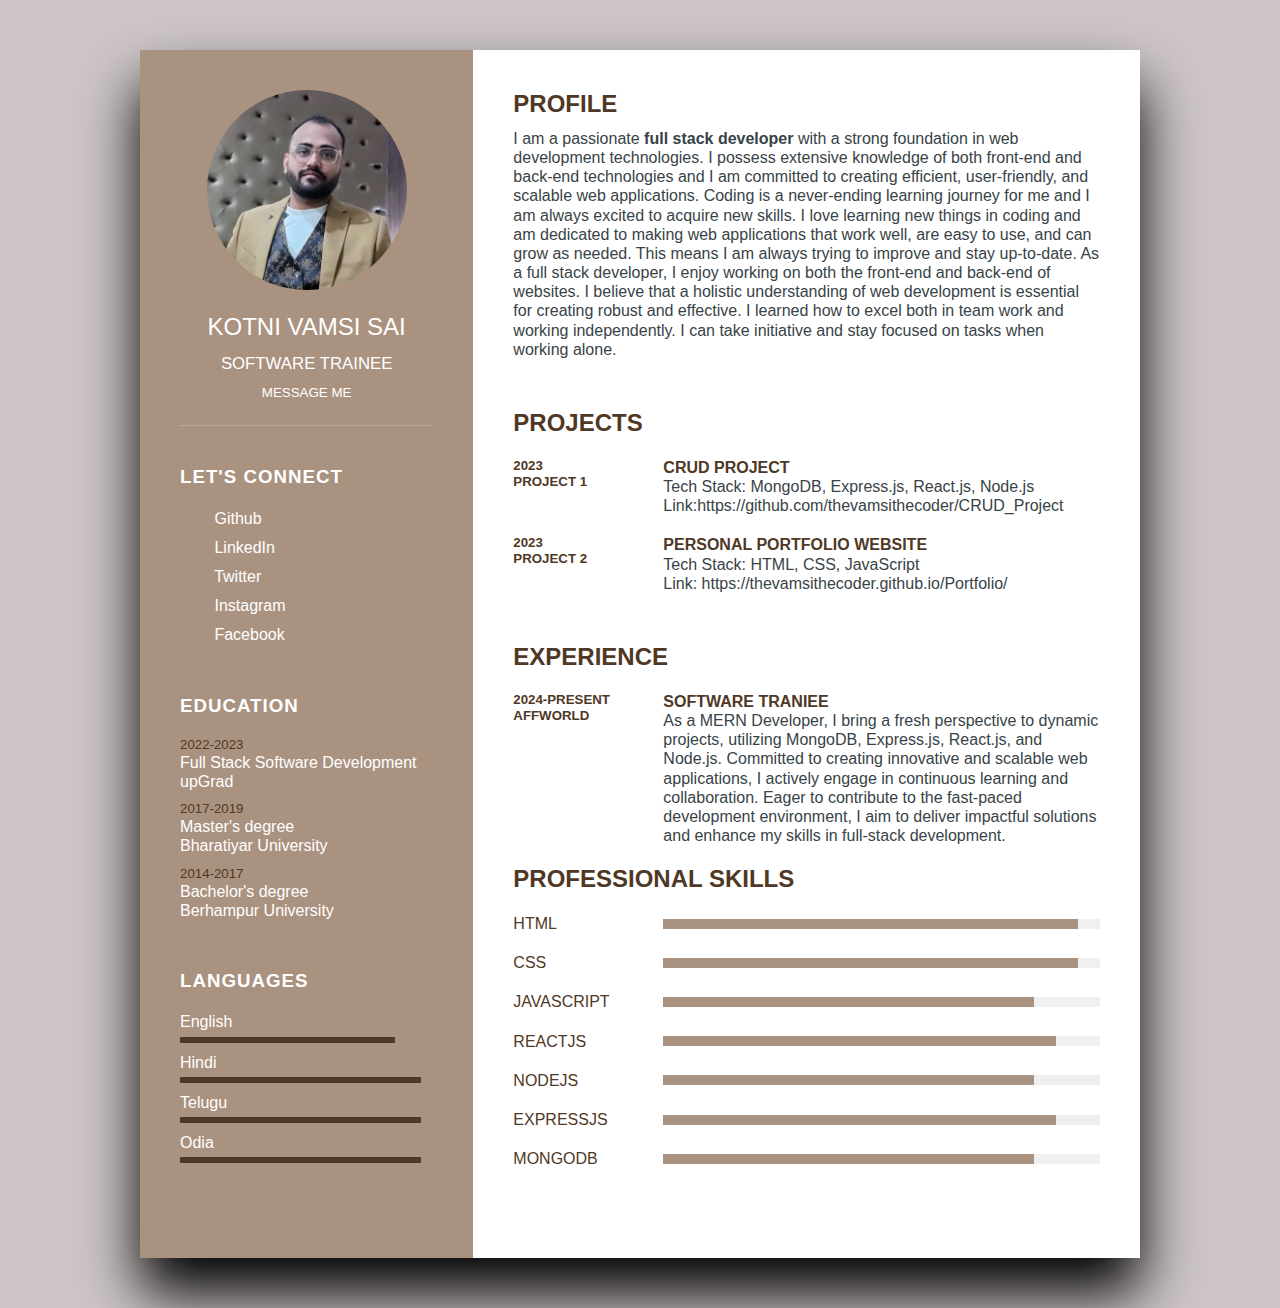
<file: index.html>
<!DOCTYPE html>
<html lang="en">

<head>
  <meta charset="UTF-8" />
  <meta name="viewport" content="width=device-width, initial-scale=1.0" />
  <title>Vamsi - Resume</title>
  <link rel="stylesheet" href="https://cdnjs.cloudflare.com/ajax/libs/font-awesome/6.4.0/css/all.min.css"
    integrity="sha512-iecdLmaskl7CVkqkXNQ/ZH/XLlvWZOJyj7Yy7tcenmpD1ypASozpmT/E0iPtmFIB46ZmdtAc9eNBvH0H/ZpiBw=="
    crossorigin="anonymous" referrerpolicy="no-referrer" />
  <link rel="stylesheet" href="style.css" />
</head>

<body>
  <div class="container">
    <div class="left-side">
      <div class="profileText">
        <div class="img">
          <img src="img.jpg" alt="my-image" />
        </div>
        <h2>Kotni Vamsi Sai<br /><span>Software Trainee</span></h2>
        <div>
          <button><a href="contact.html" target="_blank">MESSAGE ME</a></button>
        </div>
      </div>

      <div class="contactInfo">
        <h3 class="title">Let's Connect</h3>
        <ul>
          <li>
            <span><a href="https://github.com/thevamsithecoder" rel="noopener noreferrer" target="_blank"> 
              <i class="icon fa-brands fa-github"></i> Github</a></span>
          </li>
          <li>
            <span><a  href="https://www.linkedin.com/in/vamsi-sai-kotni-894475b9/" target="_blank" rel="noopener noreferrer"><i class="icon fa-brands fa-linkedin"></i> LinkedIn</a></span>
          </li>
          <li>  
            <span><a href="https://twitter.com/KotniVamsi" target="_blank" rel="noopener noreferrer"><i class="icon fa-brands fa-twitter"></i> Twitter</a></span>
          </li>
          <li>
            <span><a href="https://www.instagram.com/thevamsi02/" target="_blank" rel="noopener noreferrer"> <i class="icon fa-brands fa-instagram"></i> Instagram</a></span>
          </li>
          <li>
            <span><a href="https://www.facebook.com/profile.php?id=100008167984238"
                target="_blank" rel="noopener noreferrer"><i class="icon fa-brands fa-square-facebook"></i> Facebook</a></span>
          </li>
        </ul>
      </div>

      <div class="contactInfo education">
        <h3 class="title">Education</h3>
        <ul>
          <li>
            <h5>2022-2023</h5>
            <h4>Full Stack Software Development</h4>
            <h4>upGrad</h4>
          </li>
          <li>
            <h5>2017-2019</h5>
            <h4>Master's degree</h4>
            <h4>Bharatiyar University</h4>
          </li>
          <li>
            <h5>2014-2017</h5>
            <h4>Bachelor's degree</h4>
            <h4>Berhampur University</h4>
          </li>
        </ul>
      </div>

      <div class="contactInfo language">
        <h3 class="title">Languages</h3>
        <ul>
          <li>
            <span>English</span>
            <span class="percent">
              <div class="english"></div>
            </span>
          </li>
          <li>
            <span>Hindi</span>
            <span class="percent">
              <div class="hindi"></div>
            </span>
          </li>
          <li>
            <span>Telugu</span>
            <span class="percent">
              <div class="telugu"></div>
            </span>
          </li>
          <li>
            <span>Odia</span>
            <span class="percent">
              <div class="odia"></div>
            </span>
          </li>
        </ul>
      </div>
    </div>

    <div class="right-side">
      <div class="about">
        <h2 class="title2">Profile</h2>
        <p>
          I am a passionate <b>full stack developer</b> with a strong foundation in web development technologies. I
          possess extensive knowledge of both front-end and back-end technologies and I am committed to creating
          efficient, user-friendly, and scalable web applications. Coding is a never-ending learning journey for me and
          I am always excited to acquire new skills. I love learning new things in coding and am dedicated to making web
          applications that work well, are easy to use, and can grow as needed. This means I am always trying to improve
          and stay up-to-date. As a full stack developer, I enjoy working on both the front-end and back-end of
          websites. I believe that a holistic understanding of web development is essential for creating robust and
          effective. I learned how to excel both in team work and working independently. I can take initiative and stay
          focused on tasks when working alone.
        </p>
      </div>

      <div class="about">
        <h2 class="title2">Projects</h2>
        <div class="box">
          <div class="year_company">
            <h5>2023</h5>
            <h5>Project 1</h5>
          </div>
          <div class="text">
            <h4>CRUD Project</h4>
            <p>
              Tech Stack: MongoDB, Express.js, React.js, Node.js
              <br />
              Link:https://github.com/thevamsithecoder/CRUD_Project
            </p>
          </div>
        </div>
        <div class="box">
          <div class="year_company">
            <h5>2023</h5>
            <h5>Project 2</h5>
          </div>
          <div class="text">
            <h4>Personal Portfolio Website</h4>
            <p>
              Tech Stack: HTML, CSS, JavaScript
              <br />
              Link: https://thevamsithecoder.github.io/Portfolio/
            </p>
          </div>
        </div>
      </div>
      <div class="about">
        <h2 class="title2">Experience</h2>
        <div class="box">
          <div class="year_company">
            <h5>2024-Present</h5>
            <h5>Affworld</h5>
          </div>
          <div class="text">
            <h4>Software Traniee</h4>
            <p>
              As a MERN Developer, I bring a fresh perspective to dynamic projects, utilizing MongoDB, Express.js, React.js, and Node.js. Committed to creating innovative and scalable web applications, I actively engage in continuous learning and collaboration. Eager to contribute to the fast-paced development environment, I aim to deliver impactful solutions and enhance my skills in full-stack development.
            </p>
          </div>
        </div>

        <div class="about skills">
          <h2 class="title2">Professional Skills</h2>
          <div class="box">
            <h4>Html</h4>
            <div class="percent">
              <div style="width: 95%"></div>
            </div>
          </div>
          <div class="box">
            <h4>CSS</h4>
            <div class="percent">
              <div style="width: 95%"></div>
            </div>
          </div>
          <div class="box">
            <h4>JavaScript</h4>
            <div class="percent">
              <div style="width: 85%"></div>
            </div>
          </div>
          <div class="box">
            <h4>ReactJS</h4>
            <div class="percent">
              <div style="width: 90%"></div>
            </div>
          </div>
          <div class="box">
            <h4>NodeJS</h4>
            <div class="percent">
              <div style="width: 85%"></div>
            </div>
          </div>
          <div class="box">
            <h4>ExpressJS</h4>
            <div class="percent">
              <div style="width: 90%"></div>
            </div>
          </div>
          <div class="box">
            <h4>MongoDB</h4>
            <div class="percent">
              <div style="width: 85%"></div>
            </div>
          </div>
        </div>
      </div>
    </div>

    <script src="script.js"></script>
</body>
</html>
</file>
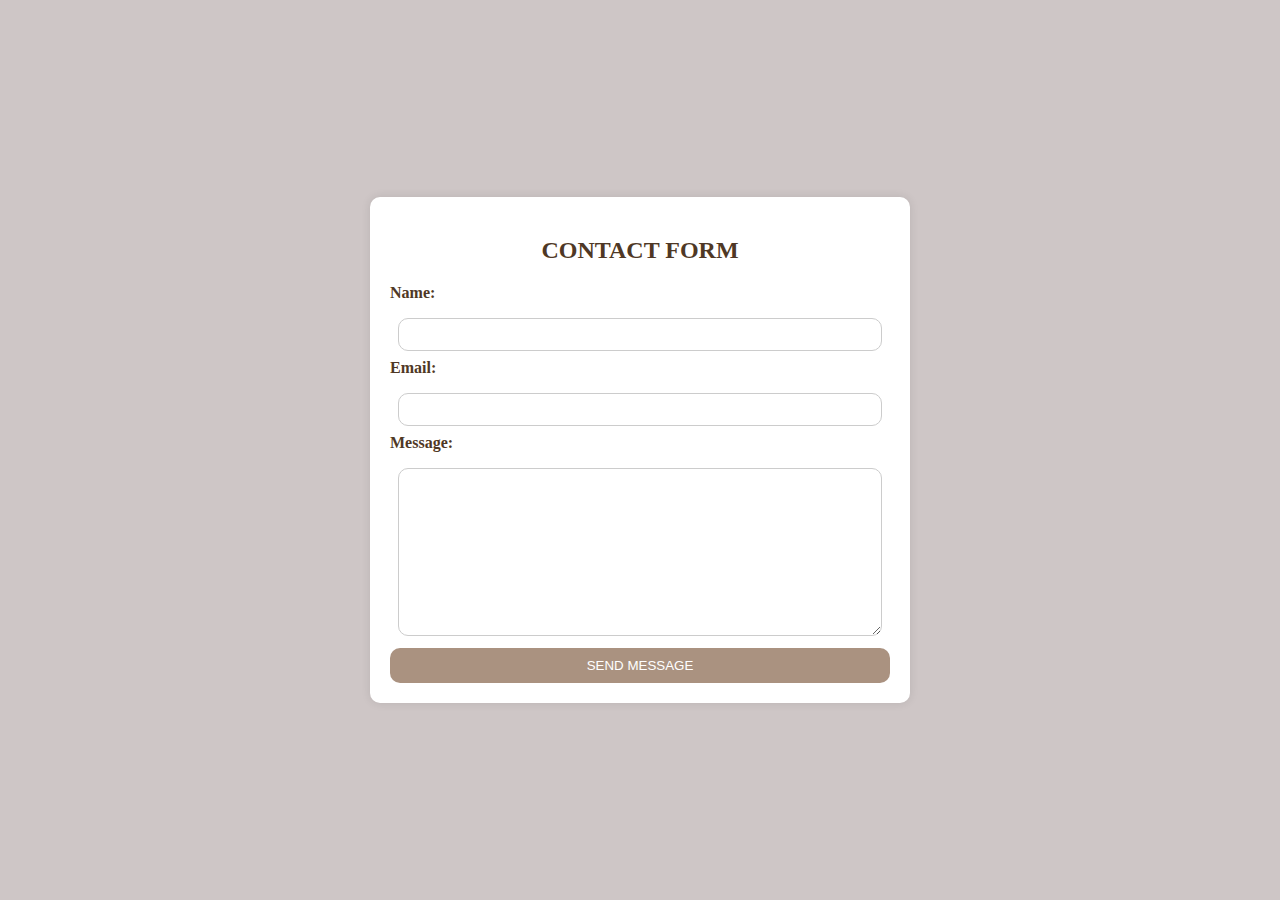
<file: contact.html>
<!DOCTYPE html>
<html lang="en">
  <head>
    <meta charset="UTF-8" />
    <meta name="viewport" content="width=device-width, initial-scale=1.0" />
    <title>Contact Form</title>
    <link rel="stylesheet" href="contact.css" />
  </head>
  <body>
    <div class="container">
      <h2 class="title">CONTACT FORM</h2>
      <form action="index.html" method="get">
        <label for="name">Name:</label>
        <input type="text" id="name" name="name" required />

        <label for="email">Email:</label>
        <input type="email" id="email" name="email" required />

        <label for="message">Message:</label>
        <textarea id="message" name="message" rows="10" required></textarea>
        <br>
        <button type="submit">SEND MESSAGE</button>
      </form>
    </div>
  </body>
</html>
</file>
<file: style.css>
* {
  margin: 0;
  padding: 0;
  box-sizing: border-box;
}

body {
  font-family: Verdana, Arial, Helvetica, sans-serif;
  line-height: 1.2;
  background-color: rgb(206, 198, 198);
  display: flex;
  justify-content: center;
  align-items: center;
  min-height: 100vh;
  color: #333;
}

.container {
  position: relative;
  width: 100%;
  max-width: 1000px;
  min-height: 1000px;
  background: white;
  margin: 50px;
  display: grid;
  grid-template-columns: 1fr 2fr;
  box-shadow: 0 35px 55px rgba(0, 0, 0, 1);
}

.left-side {
  position: relative;
  background: #aa9280;
  padding: 40px;
}

.profileText {
  position: relative;
  display: flex;
  flex-direction: column;
  align-items: center;
  padding-bottom: 20px;
  border-bottom: 1px solid rgba(255, 255, 255, 0.2);
}

.profileText .img {
  position: relative;
  width: 200px;
  height: 200px;
  border-radius: 50%;
  overflow: hidden;
}

.profileText .img img {
  position: absolute;
  top: 0;
  left: 0;
  width: 100%;
  height: 100%;
  object-fit: cover;
}

.profileText h2 {
  color: white;
  font-size: 1.5em;
  margin-top: 20px;
  text-transform: uppercase;
  text-align: center;
  font-weight: 500;
  line-height: 1.4em;
}

.profileText h2 span {
  font-size: 0.7em;
  font-weight: 200;
}

.profileText div button a {
  color: white;
}

.profileText div button:hover {
  background-color: rgb(186, 184, 108);
}

.contactInfo {
  padding-top: 40px;
}

.title {
  color: white;
  text-transform: uppercase;
  font-weight: 600;
  letter-spacing: 1px;
  margin-bottom: 20px;
}

.contactInfo ul li {
  position: relative;
  list-style: none;
  margin: 10px 0;
  cursor: pointer;
}

.contactInfo ul li .icon {
  display: inline-block;
  width: 30px;
  font-size: 18px;
  color: #4f3825;
}

.contactInfo ul li a {
  color: white;
}

.contactInfo ul li span {
  color: white;
  font-weight: 300;
}

.education li {
  margin-bottom: 15px;
}

.education h4 {
  color: white;
  font-weight: 500;
}

.education h5 {
  color: #4f3825;
  font-weight: 400;
}

.language .percent {
  position: relative;
  width: 100%;
  height: 6px;
  background: #aa9280;
  display: block;
  margin-top: 5px;
}

.language .percent div {
  position: absolute;
  top: 0;
  left: 0;
  height: 100%;
  background: #4f3825;
}

.english {
  width: 85%;
}

.hindi {
  width: 95%;
}

.telugu {
  width: 95%;
}

.odia {
  width: 95%;
}

.container .right-side {
  position: relative;
  background: #fff;
  padding: 40px;
}

.about {
  margin-bottom: 50px;
}

.title2 {
  color: #4f3825;
  text-transform: uppercase;
  margin-bottom: 10px;
}

p {
  color: #384347;
}

.box {
  display: flex;
  flex-direction: row;
  margin: 20px 0;
}

.year_company {
  min-width: 150px;
}

.year_company h5 {
  text-transform: uppercase;
  color: #4f3825;
  font-weight: 600;
}

.text h4 {
  text-transform: uppercase;
  color: #4f3825;
  font-weight: 16px;
}

.skills .box {
  position: relative;
  width: 100%;
  display: grid;
  grid-template-columns: 150px 1fr;
  justify-content: center;
  align-items: center;
}

.skills .box h4 {
  text-transform: uppercase;
  color: #4f3825;
  font-weight: 500;
}

.skills .box .percent {
  position: relative;
  width: 100%;
  height: 10px;
  background: #f0f0f0;
}

.skills .box .percent div {
  position: relative;
  top: 0;
  left: 0;
  height: 100%;
  background: #aa9280;
}

button {
  background-color: #aa9280;
  color: #384347;
  padding: 5px 10px;
  border: none;
  border-radius: 20px;
  cursor: pointer;
}

button:hover {
  background-color: rgb(186, 184, 108);
}

a {
  color: #384347;
  text-decoration: none;
}

@media (max-width: 1000px) {
  .container {
    margin: 10px;
    grid-template-columns: repeat(1, 1fr);
  }
}

@media (max-width: 600px) {
  .about .box {
    flex-direction: column;
  }
  .about .box .year_company {
    margin-bottom: 5px;
  }
}
</file>
<file: contact.css>
body {
  background-color: rgb(206, 198, 198);
  display: flex;
  justify-content: center;
  align-items: center;
  min-height: 100vh;
  margin: 0;
}

.container {
  background-color: white;
  padding: 20px;
  border-radius: 10px;
  box-shadow: 0 0 10px rgba(0, 0, 0, 0.1);
  max-width: 500px; 
  width: 100%;
}

.title {
  color: #4F3825;
  text-align: center;
  margin-bottom: 20px;
}

label {
  color: #4F3825;
  display: block;
  margin-bottom: 8px;
  font-weight: 600;
}

input,
textarea {
  width: calc(100% - 16px);
  padding: 8px;
  margin: 8px;
  border: 1px solid #ccc;
  border-radius: 10px;
  box-sizing: border-box;
}

button {
  background-color: #AA9280;
  color: white;
  padding: 10px 20px;
  border: none;
  border-radius: 10px;
  cursor: pointer;
  width: 100%;
}

button:hover {
  background-color: black;
}
</file>
